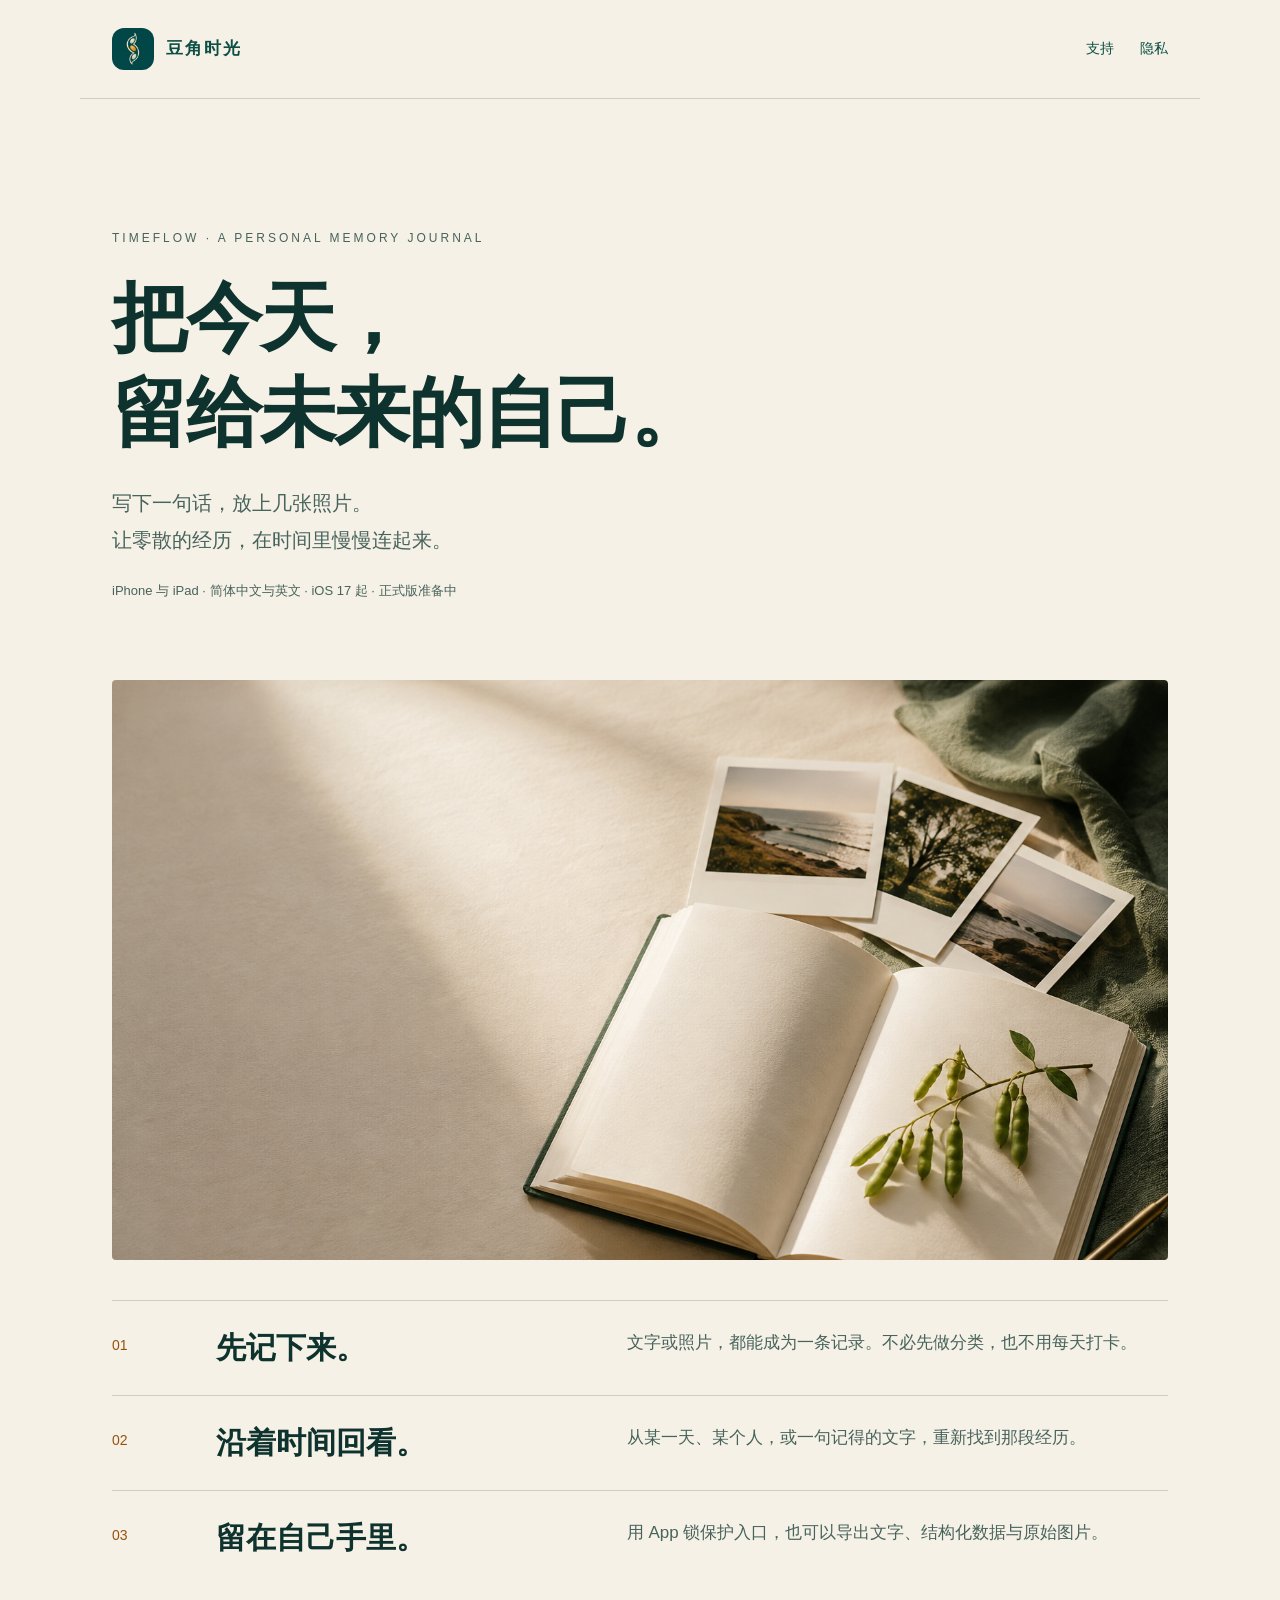
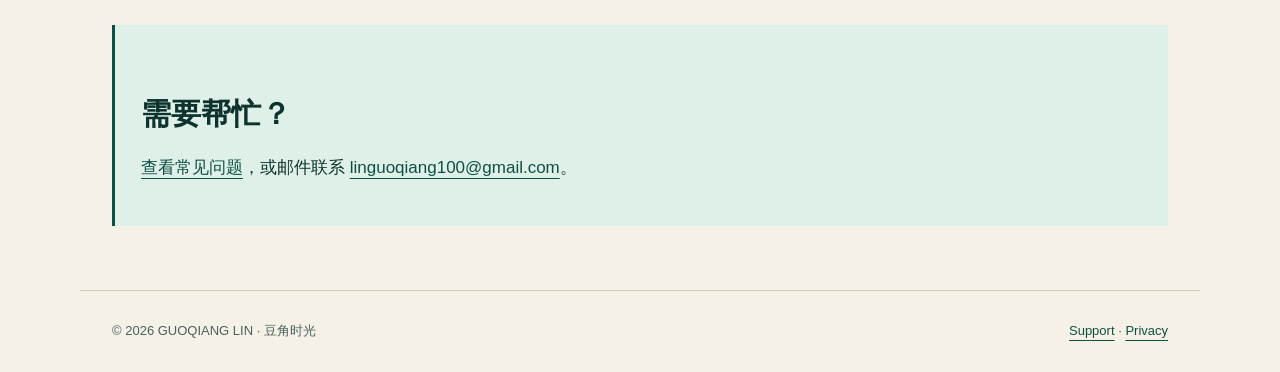
<file: index.html>
<!doctype html>
<html lang="zh-CN"><head><meta charset="utf-8"><meta name="viewport" content="width=device-width,initial-scale=1"><title>豆角时光 · 把今天留给未来的自己</title><meta name="description" content="用文字和照片记录生活，沿时间线重温经历。豆角时光，一本属于自己的生活记录本。"><link rel="stylesheet" href="styles.css"></head>
<body><header><a class="brand" href="index.html"><img src="app-icon.png" alt="">豆角时光</a><nav aria-label="主导航"><a href="support.html">支持</a><a href="privacy.html">隐私</a></nav></header>
<main><section class="hero"><p class="eyebrow">TIMEFLOW · A PERSONAL MEMORY JOURNAL</p><h1>把今天，<br>留给未来的自己。</h1><p class="lede">写下一句话，放上几张照片。<br>让零散的经历，在时间里慢慢连起来。</p><p class="meta">iPhone 与 iPad · 简体中文与英文 · iOS 17 起 · 正式版准备中</p></section>
<img class="hero-art" src="brand-hero.png" alt="暖光下的纸质记录本、风景照片与一枝绿色豆荚；宣传插画，非 App 截图">
<section class="rows" aria-label="产品特点"><article class="row"><span>01</span><h2>先记下来。</h2><p>文字或照片，都能成为一条记录。不必先做分类，也不用每天打卡。</p></article><article class="row"><span>02</span><h2>沿着时间回看。</h2><p>从某一天、某个人，或一句记得的文字，重新找到那段经历。</p></article><article class="row"><span>03</span><h2>留在自己手里。</h2><p>用 App 锁保护入口，也可以导出文字、结构化数据与原始图片。</p></article></section>
<section class="contact"><h2>需要帮忙？</h2><p><a href="support.html">查看常见问题</a>，或邮件联系 <a href="mailto:linguoqiang100@gmail.com">linguoqiang100@gmail.com</a>。</p></section></main>
<footer><span>© 2026 GUOQIANG LIN · 豆角时光</span><span><a href="support.html">Support</a> · <a href="privacy.html">Privacy</a></span></footer></body></html>
</file>
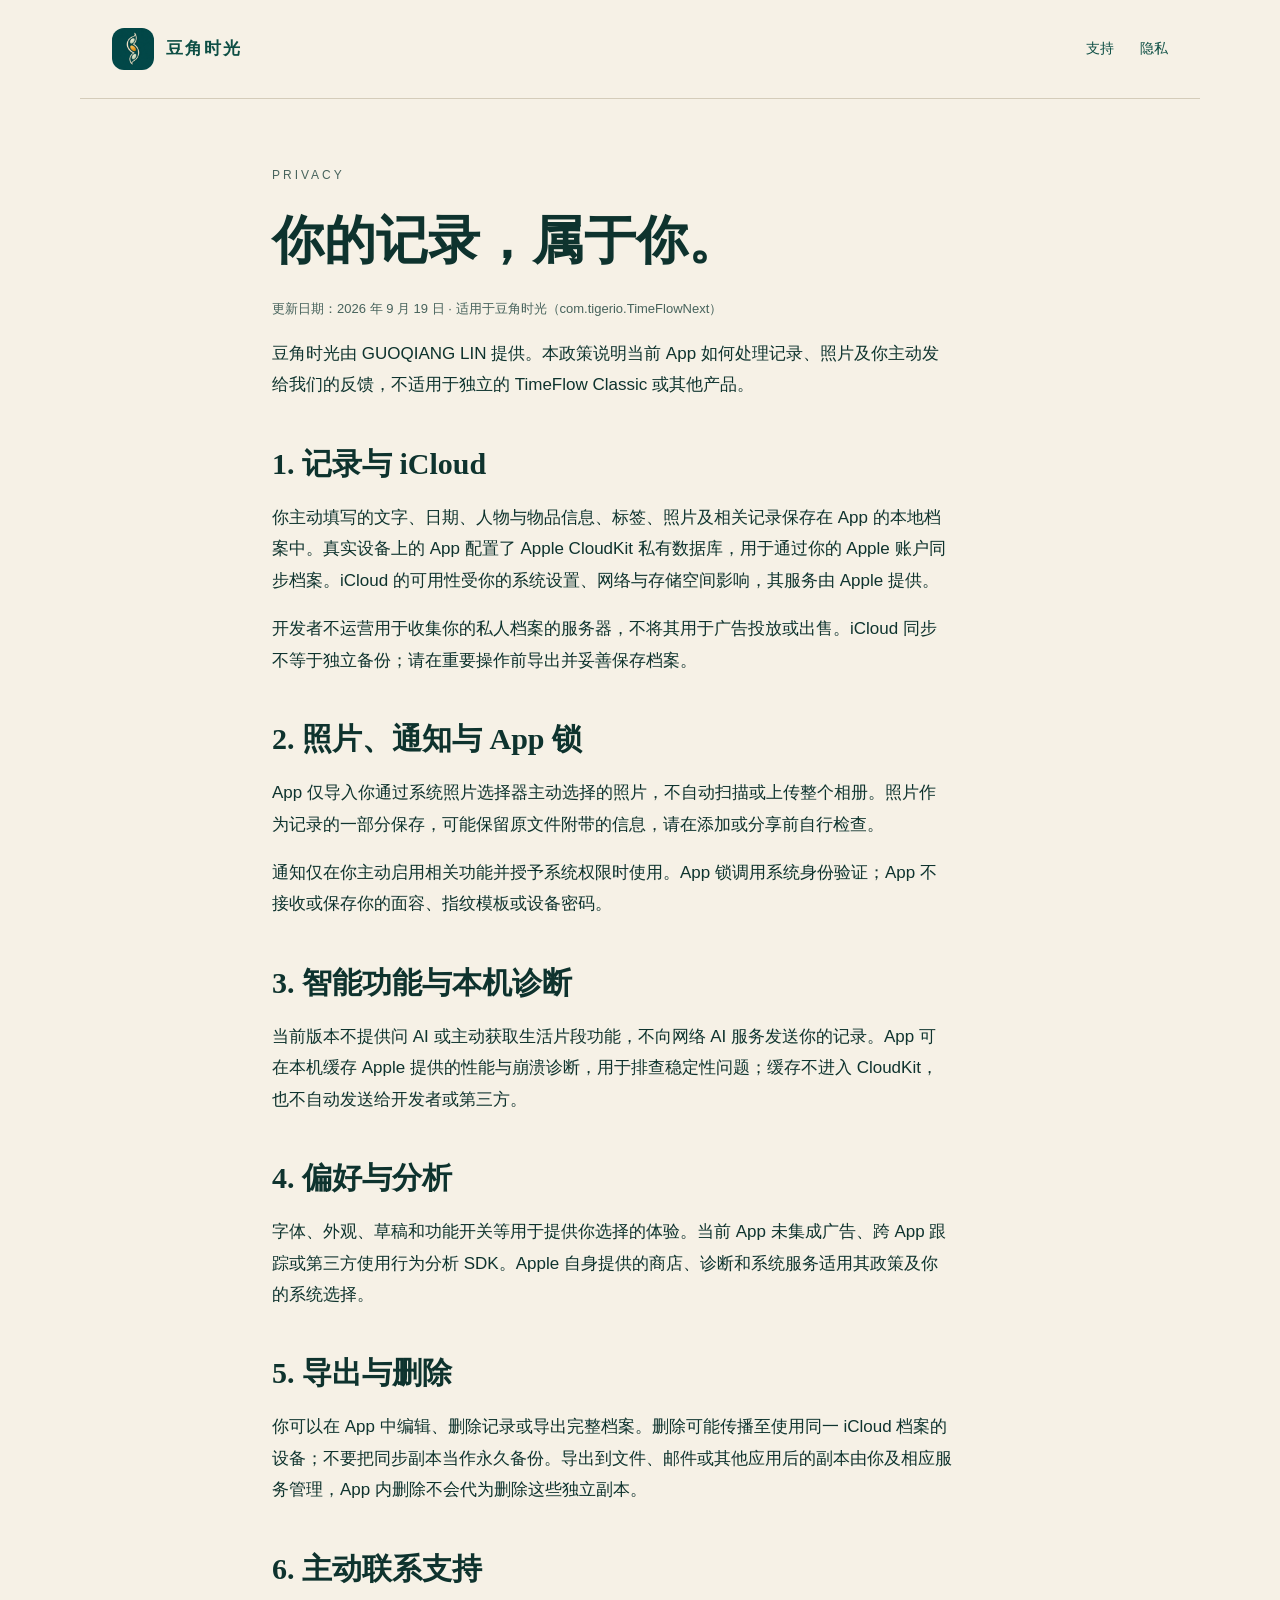
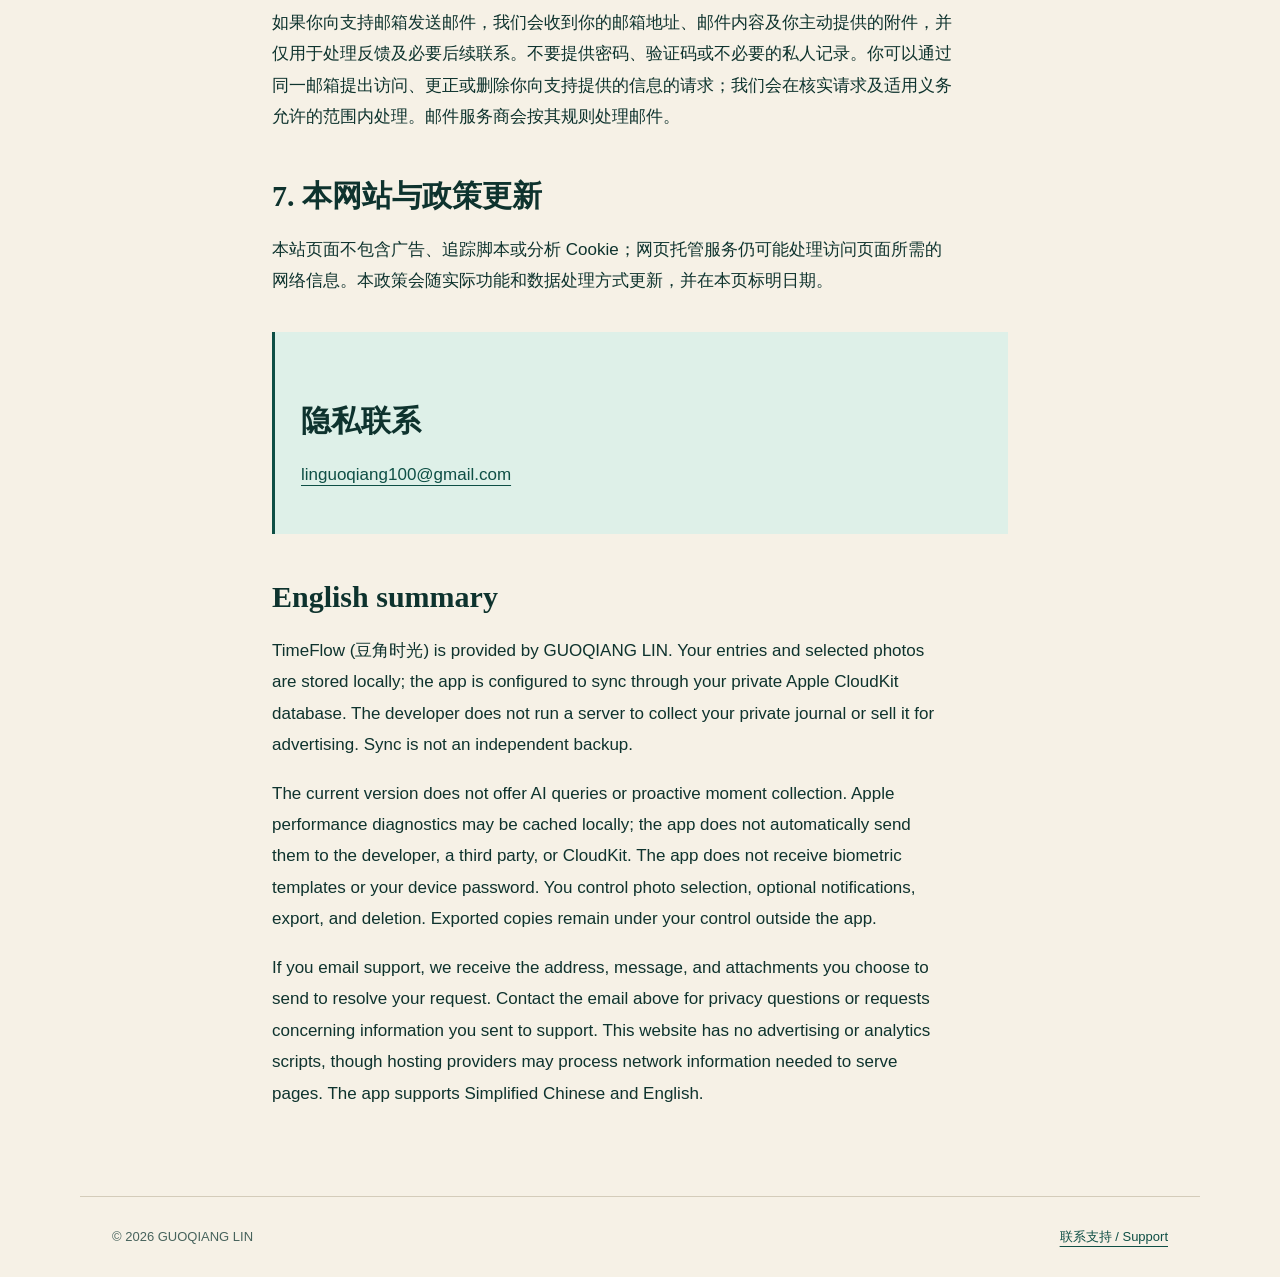
<file: privacy.html>
<!doctype html>
<html lang="zh-CN"><head><meta charset="utf-8"><meta name="viewport" content="width=device-width,initial-scale=1"><title>隐私政策 · 豆角时光</title><link rel="stylesheet" href="styles.css"></head><body>
<header><a class="brand" href="index.html"><img src="app-icon.png" alt="">豆角时光</a><nav aria-label="主导航"><a href="support.html">支持</a><a href="privacy.html" aria-current="page">隐私</a></nav></header>
<main class="document"><p class="eyebrow">PRIVACY</p><h1>你的记录，属于你。</h1><p class="meta">更新日期：2026 年 9 月 19 日 · 适用于豆角时光（com.tigerio.TimeFlowNext）</p>
<p>豆角时光由 GUOQIANG LIN 提供。本政策说明当前 App 如何处理记录、照片及你主动发给我们的反馈，不适用于独立的 TimeFlow Classic 或其他产品。</p>
<h2>1. 记录与 iCloud</h2><p>你主动填写的文字、日期、人物与物品信息、标签、照片及相关记录保存在 App 的本地档案中。真实设备上的 App 配置了 Apple CloudKit 私有数据库，用于通过你的 Apple 账户同步档案。iCloud 的可用性受你的系统设置、网络与存储空间影响，其服务由 Apple 提供。</p><p>开发者不运营用于收集你的私人档案的服务器，不将其用于广告投放或出售。iCloud 同步不等于独立备份；请在重要操作前导出并妥善保存档案。</p>
<h2>2. 照片、通知与 App 锁</h2><p>App 仅导入你通过系统照片选择器主动选择的照片，不自动扫描或上传整个相册。照片作为记录的一部分保存，可能保留原文件附带的信息，请在添加或分享前自行检查。</p><p>通知仅在你主动启用相关功能并授予系统权限时使用。App 锁调用系统身份验证；App 不接收或保存你的面容、指纹模板或设备密码。</p>
<h2>3. 智能功能与本机诊断</h2><p>当前版本不提供问 AI 或主动获取生活片段功能，不向网络 AI 服务发送你的记录。App 可在本机缓存 Apple 提供的性能与崩溃诊断，用于排查稳定性问题；缓存不进入 CloudKit，也不自动发送给开发者或第三方。</p>
<h2>4. 偏好与分析</h2><p>字体、外观、草稿和功能开关等用于提供你选择的体验。当前 App 未集成广告、跨 App 跟踪或第三方使用行为分析 SDK。Apple 自身提供的商店、诊断和系统服务适用其政策及你的系统选择。</p>
<h2>5. 导出与删除</h2><p>你可以在 App 中编辑、删除记录或导出完整档案。删除可能传播至使用同一 iCloud 档案的设备；不要把同步副本当作永久备份。导出到文件、邮件或其他应用后的副本由你及相应服务管理，App 内删除不会代为删除这些独立副本。</p>
<h2>6. 主动联系支持</h2><p>如果你向支持邮箱发送邮件，我们会收到你的邮箱地址、邮件内容及你主动提供的附件，并仅用于处理反馈及必要后续联系。不要提供密码、验证码或不必要的私人记录。你可以通过同一邮箱提出访问、更正或删除你向支持提供的信息的请求；我们会在核实请求及适用义务允许的范围内处理。邮件服务商会按其规则处理邮件。</p>
<h2>7. 本网站与政策更新</h2><p>本站页面不包含广告、追踪脚本或分析 Cookie；网页托管服务仍可能处理访问页面所需的网络信息。本政策会随实际功能和数据处理方式更新，并在本页标明日期。</p>
<section class="contact"><h2>隐私联系</h2><p><a href="mailto:linguoqiang100@gmail.com?subject=豆角时光隐私请求">linguoqiang100@gmail.com</a></p></section>
<h2 lang="en">English summary</h2><div lang="en"><p>TimeFlow (豆角时光) is provided by GUOQIANG LIN. Your entries and selected photos are stored locally; the app is configured to sync through your private Apple CloudKit database. The developer does not run a server to collect your private journal or sell it for advertising. Sync is not an independent backup.</p><p>The current version does not offer AI queries or proactive moment collection. Apple performance diagnostics may be cached locally; the app does not automatically send them to the developer, a third party, or CloudKit. The app does not receive biometric templates or your device password. You control photo selection, optional notifications, export, and deletion. Exported copies remain under your control outside the app.</p><p>If you email support, we receive the address, message, and attachments you choose to send to resolve your request. Contact the email above for privacy questions or requests concerning information you sent to support. This website has no advertising or analytics scripts, though hosting providers may process network information needed to serve pages. The app supports Simplified Chinese and English.</p></div>
</main><footer><span>© 2026 GUOQIANG LIN</span><a href="support.html">联系支持 / Support</a></footer></body></html>
</file>
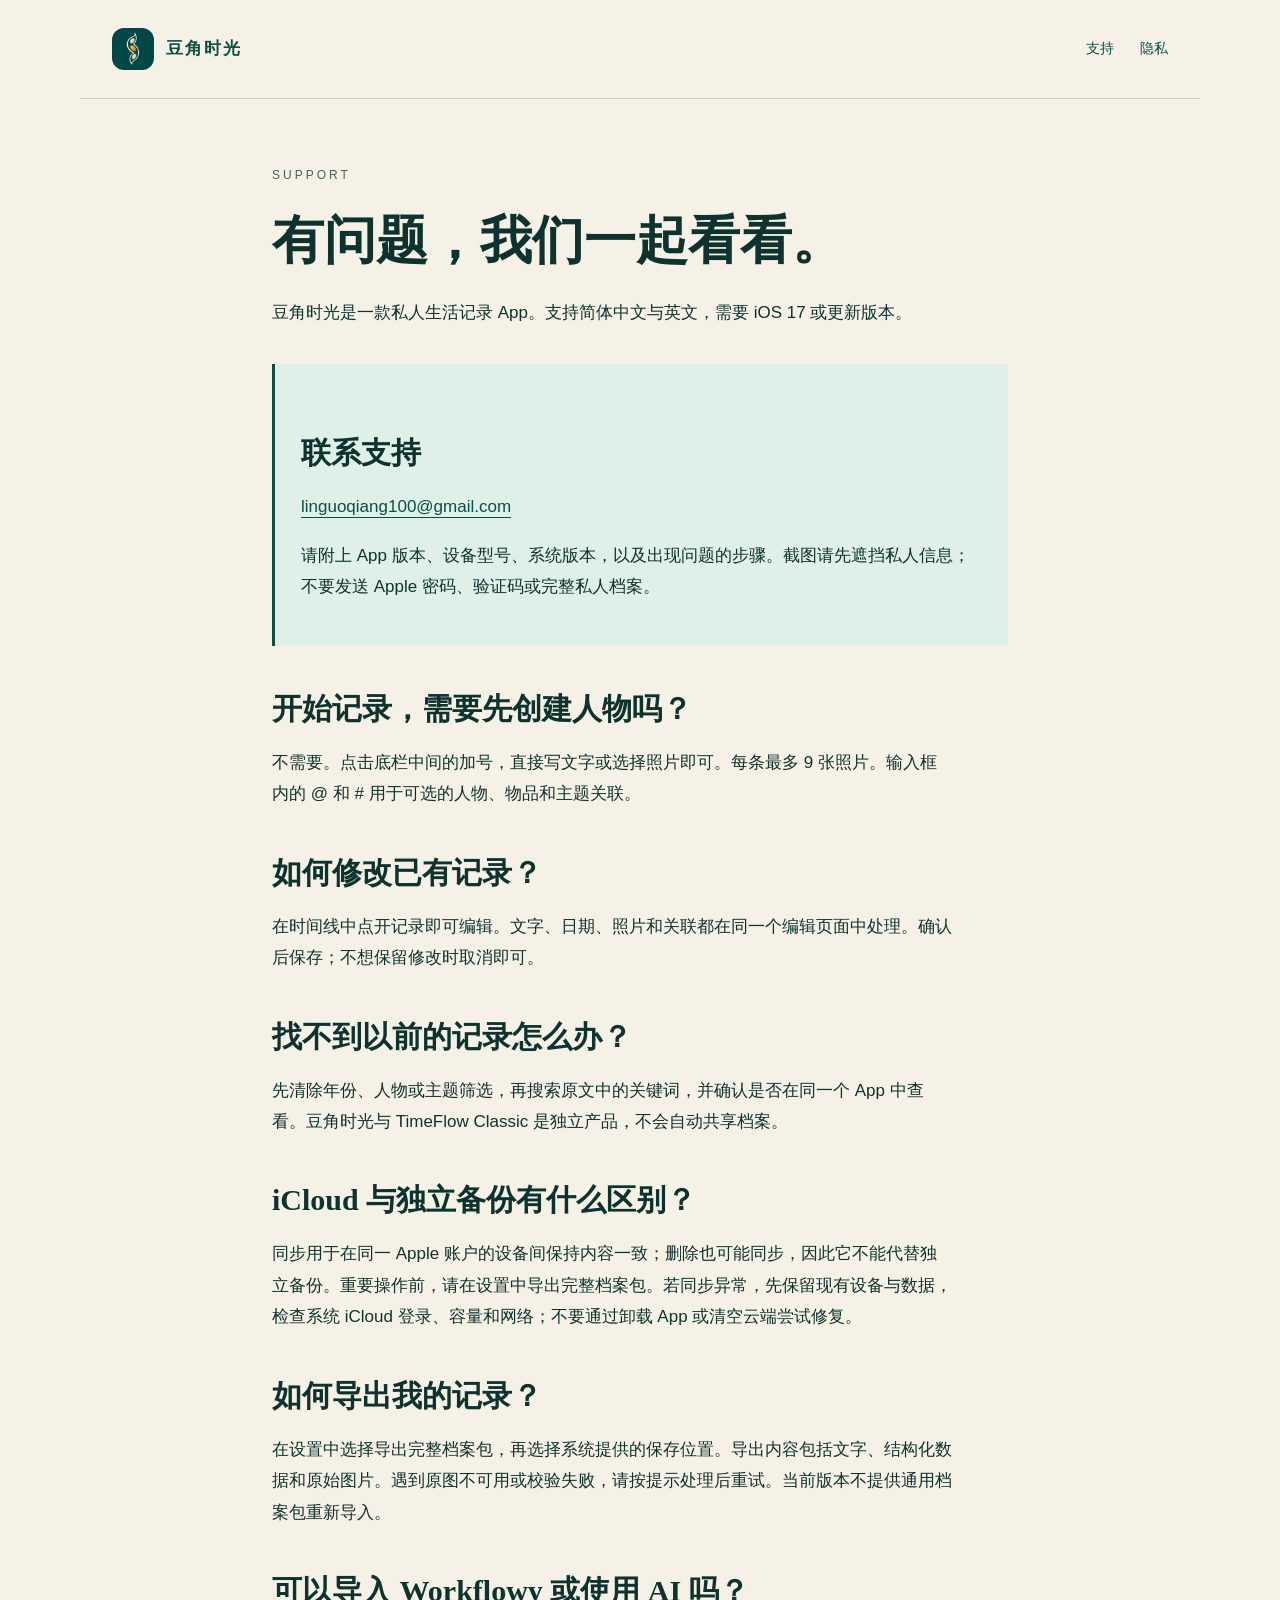
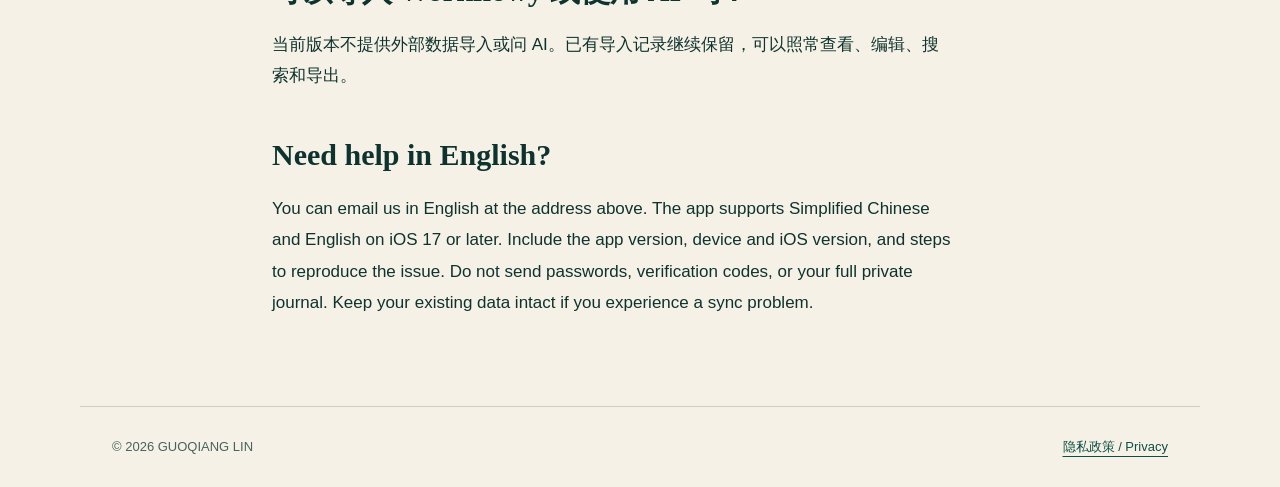
<file: support.html>
<!doctype html>
<html lang="zh-CN"><head><meta charset="utf-8"><meta name="viewport" content="width=device-width,initial-scale=1"><title>支持 · 豆角时光</title><link rel="stylesheet" href="styles.css"></head><body>
<header><a class="brand" href="index.html"><img src="app-icon.png" alt="">豆角时光</a><nav aria-label="主导航"><a href="support.html" aria-current="page">支持</a><a href="privacy.html">隐私</a></nav></header>
<main class="document"><p class="eyebrow">SUPPORT</p><h1>有问题，我们一起看看。</h1><p>豆角时光是一款私人生活记录 App。支持简体中文与英文，需要 iOS 17 或更新版本。</p>
<section class="contact"><h2>联系支持</h2><p><a href="mailto:linguoqiang100@gmail.com?subject=豆角时光支持">linguoqiang100@gmail.com</a></p><p>请附上 App 版本、设备型号、系统版本，以及出现问题的步骤。截图请先遮挡私人信息；不要发送 Apple 密码、验证码或完整私人档案。</p></section>
<h2>开始记录，需要先创建人物吗？</h2><p>不需要。点击底栏中间的加号，直接写文字或选择照片即可。每条最多 9 张照片。输入框内的 @ 和 # 用于可选的人物、物品和主题关联。</p>
<h2>如何修改已有记录？</h2><p>在时间线中点开记录即可编辑。文字、日期、照片和关联都在同一个编辑页面中处理。确认后保存；不想保留修改时取消即可。</p>
<h2>找不到以前的记录怎么办？</h2><p>先清除年份、人物或主题筛选，再搜索原文中的关键词，并确认是否在同一个 App 中查看。豆角时光与 TimeFlow Classic 是独立产品，不会自动共享档案。</p>
<h2>iCloud 与独立备份有什么区别？</h2><p>同步用于在同一 Apple 账户的设备间保持内容一致；删除也可能同步，因此它不能代替独立备份。重要操作前，请在设置中导出完整档案包。若同步异常，先保留现有设备与数据，检查系统 iCloud 登录、容量和网络；不要通过卸载 App 或清空云端尝试修复。</p>
<h2>如何导出我的记录？</h2><p>在设置中选择导出完整档案包，再选择系统提供的保存位置。导出内容包括文字、结构化数据和原始图片。遇到原图不可用或校验失败，请按提示处理后重试。当前版本不提供通用档案包重新导入。</p>
<h2>可以导入 Workflowy 或使用 AI 吗？</h2><p>当前版本不提供外部数据导入或问 AI。已有导入记录继续保留，可以照常查看、编辑、搜索和导出。</p>
<h2 lang="en">Need help in English?</h2><p lang="en">You can email us in English at the address above. The app supports Simplified Chinese and English on iOS 17 or later. Include the app version, device and iOS version, and steps to reproduce the issue. Do not send passwords, verification codes, or your full private journal. Keep your existing data intact if you experience a sync problem.</p>
</main><footer><span>© 2026 GUOQIANG LIN</span><a href="privacy.html">隐私政策 / Privacy</a></footer></body></html>
</file>
<file: styles.css>
@import url("design-tokens.css");
:root { color-scheme: light; }
* { box-sizing: border-box; }
body { margin: 0; background: var(--tf-color-background); color: var(--tf-color-ink); font: 17px/1.85 "PingFang SC", "Hiragino Sans GB", sans-serif; }
a { color: var(--tf-color-green); text-underline-offset: 5px; }
a:focus-visible { outline: 3px solid var(--tf-color-gold); outline-offset: 5px; }
header, main, footer { max-width: 1120px; margin: auto; padding: 28px 32px; }
header { display: flex; align-items: center; justify-content: space-between; gap: 24px; border-bottom: 1px solid var(--tf-color-line); }
.brand { display: flex; align-items: center; gap: 12px; text-decoration: none; font-weight: 650; letter-spacing: 2px; }
.brand img { width: 42px; height: 42px; border-radius: 12px; }
nav { display: flex; gap: 26px; font-size: 14px; }
nav a { text-decoration: none; }
.hero { padding: 90px 0 64px; max-width: 880px; }
.eyebrow { font: 12px/1.5 "Avenir Next", sans-serif; letter-spacing: 3px; color: var(--tf-color-secondary-ink); }
h1, h2 { font-family: "Songti SC", "Noto Serif CJK SC", serif; font-weight: 600; }
h1 { font-size: clamp(42px, 7vw, 76px); line-height: 1.25; letter-spacing: -2px; margin: 24px 0; }
h2 { font-size: 30px; line-height: 1.4; margin: 42px 0 16px; }
h3 { font-size: 19px; }
.lede { font-size: 20px; color: var(--tf-color-secondary-ink); max-width: 610px; }
.hero-art { display: block; width: 100%; max-height: 580px; object-fit: cover; border-radius: 4px; }
.rows { margin: 40px 0; }
.row { border-top: 1px solid var(--tf-color-line); padding: 26px 0; display: grid; grid-template-columns: 80px 1fr 1.4fr; gap: 24px; align-items: start; }
.row span { color: var(--tf-color-gold); font: 14px "Avenir Next", sans-serif; padding-top: 10px; }
.row h2 { margin: 0; }
.row p { margin: 0; color: var(--tf-color-secondary-ink); }
.document { max-width: 800px; padding-top: 55px; padding-bottom: 70px; }
.document h1 { font-size: clamp(34px, 6vw, 52px); letter-spacing: 0; }
.document p, .document li { max-width: 72ch; }
.meta { font-size: 13px; color: var(--tf-color-secondary-ink); }
.contact { padding: 26px; margin: 36px 0; background: var(--tf-color-green-soft); border-left: 3px solid var(--tf-color-green); }
footer { border-top: 1px solid var(--tf-color-line); color: var(--tf-color-secondary-ink); font-size: 13px; display: flex; justify-content: space-between; gap: 24px; }
@media (max-width: 640px) { header, main, footer { padding-left: 22px; padding-right: 22px; } header { flex-wrap: wrap; } nav { gap: 22px; } .hero { padding-top: 55px; } .row { grid-template-columns: 34px 1fr; gap: 12px; } .row p { grid-column: 2; } footer { display: block; } }
</file>
